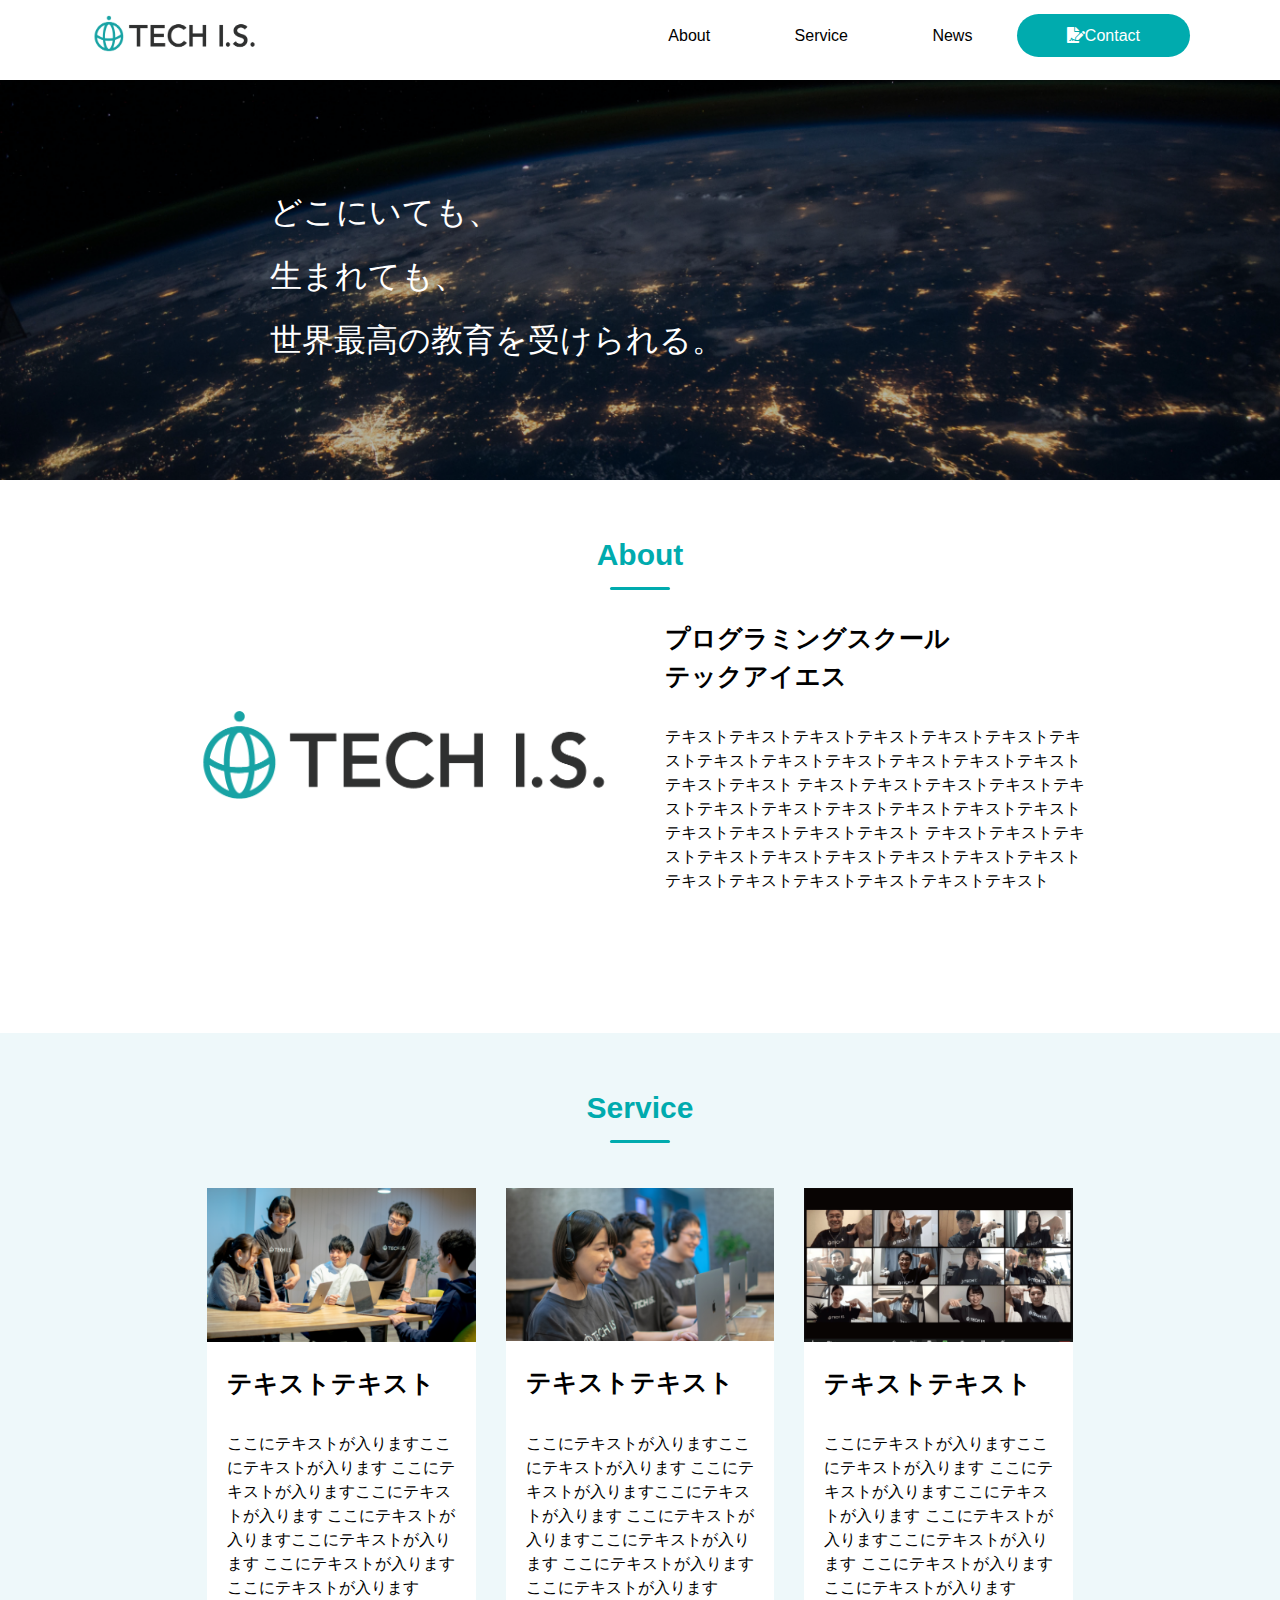
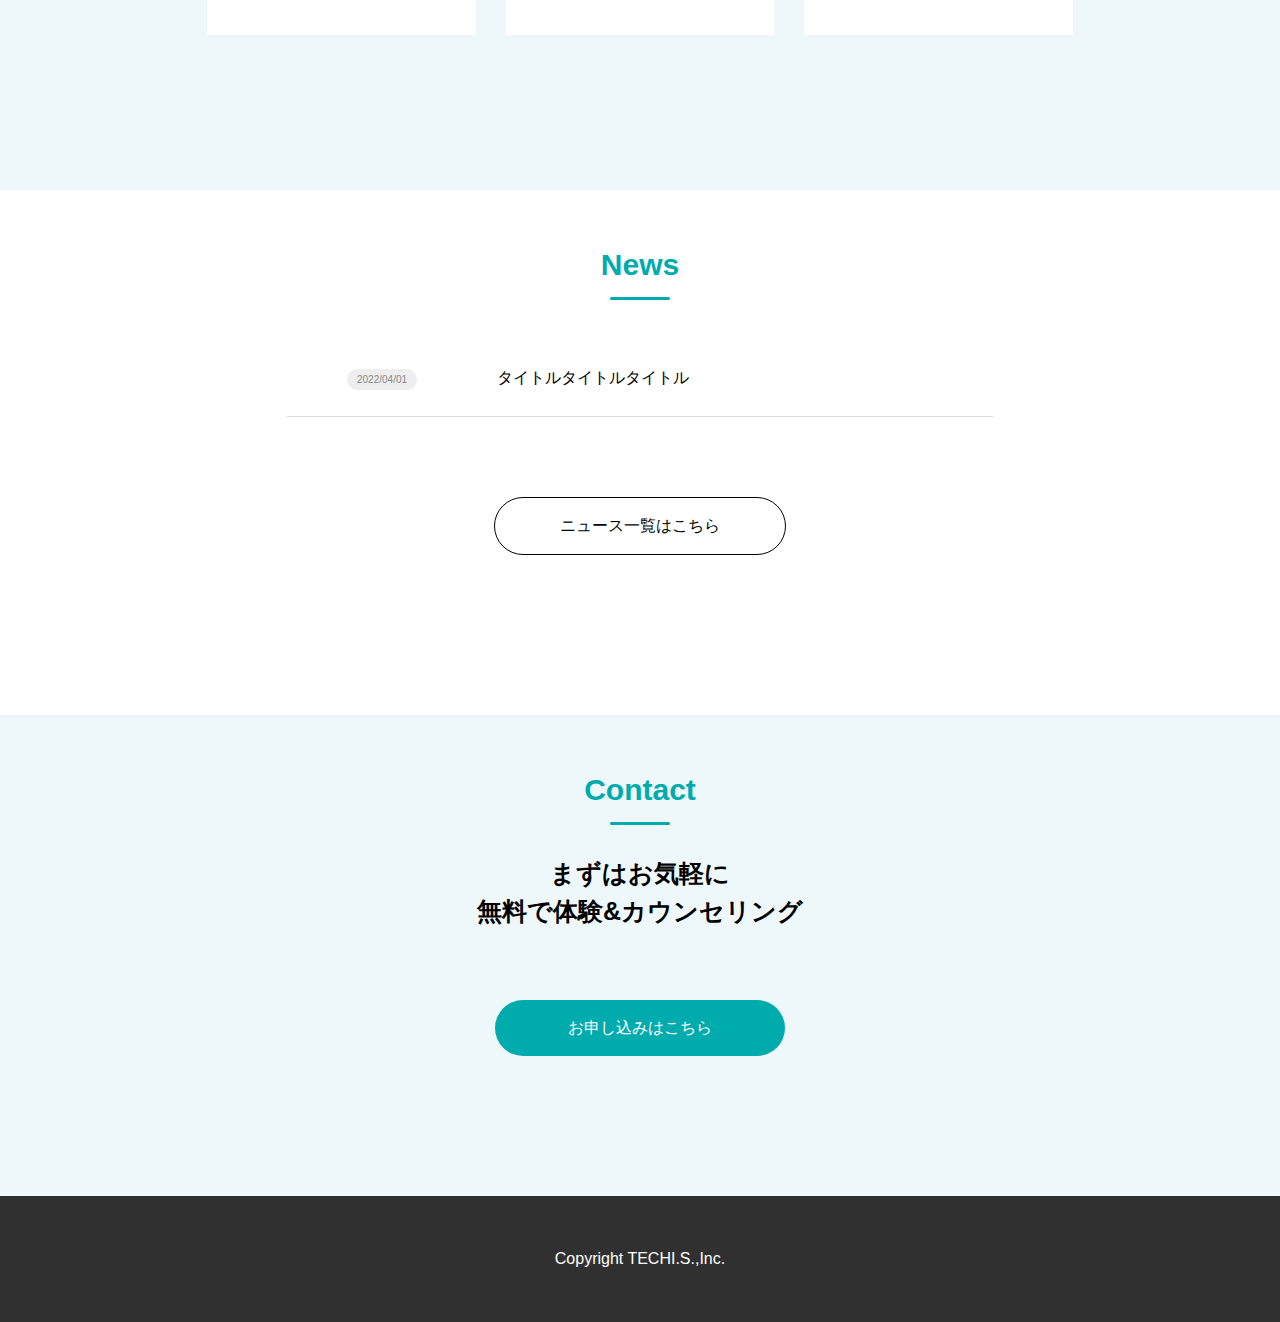
<file: index.html>
<!DOCTYPE html>
<html lang="ja">
<head>
    <meta charset="UTF-8">
    <meta name="viewport" content="width=device-width, initial-scale=1.0">
    <title>模写上級</title>
    <link rel="stylesheet" href="CSS/reset.css">
    <link rel="stylesheet" href="CSS/style.css">
    <link rel="stylesheet" 	href="https://use.fontawesome.com/releases/v5.15.1/css/all.css">
</head>
<body>
    <!-- header -->
    <header class="header">
            <div class="header-inner">
                <div class="header-logo"><a href="#"><img src="img/logo.png" alt="ヘッダーロゴ"></a></div>
                <ul class="header-nav">
                    <li class="header-nav-about"><a href="">About</a></li>
                    <li class="header-nav-service"><a href="">Service</a></li>
                    <li class="header-nav-news"><a href="">News</a></li>
                    <li class="header-nav-contact"><a href=""><i class="fas fa-file-signature"></i>Contact</a></li>
                </ul>
                <!-- ハンバーガーボタン -->
                    <div id="btn" class="hamburger_btn">
                        <i class="fas fa-bars"></i>
                    </div>
                    <ul id="menu" class="menu-sp">
                        <li class="header-nav-about"><a href="#">About</a></li>
                        <li class="header-nav-service"></li>><a href="#">Service</a></li>
                        <li class="header-nav-news"><a href="#">News</a></li>
                        <li class="header-nav-contact"><a href="#"><i class="fas fa-file-signature"></i>Contact</a></li>
                    </ul>
                    <!-- モーダルウィンドウ  -->
                    <div id="modal" class="modal-sp"></div>
            </div>
    </header>

    <!-- mv -->
    <section class="mv">
        <div class="mv-content">
            <p class="mv-text">どこにいても、<br>生まれても、<br>世界最高の教育を受けられる。</p>
            <picture class="mv-img"><img src="img/top1.png" alt="メインビジュアル"></picture>
        </div>
    </section>

    <!-- about -->
    <section class="about">
        <div class="common-wrapper">
            <h2>About</h2>
            <div class="about-block">
                <picture class="about-block-img"><img src="img/logo.png" alt="ロゴ"></picture>
                <div class="about-block-text">
                    <h3>プログラミングスクール<br>テックアイエス</h3>
                    <p>テキストテキストテキストテキストテキストテキストテキストテキストテキストテキストテキストテキストテキストテキストテキスト テキストテキストテキストテキストテキストテキストテキストテキストテキストテキストテキストテキストテキストテキストテキスト テキストテキストテキストテキストテキストテキストテキストテキストテキストテキストテキストテキストテキストテキストテキスト</p>
                </div>
            </div>
        </div>
    </section>

    <!-- service -->
    <section class="service">
        <div class="common-wrapper">
            <h2>Service</h2>
            <div class="service-contents">
                <div class="service-block">
                    <picture><img src="img/service1.png" alt="サービス1画像"></picture>
                    <div class="service-block-text">
                        <h3>テキストテキスト</h3>
                        <p>ここにテキストが入りますここにテキストが入ります ここにテキストが入りますここにテキストが入ります ここにテキストが入りますここにテキストが入ります ここにテキストが入りますここにテキストが入ります</p>
                    </div>
                </div>
                <div class="service-block">
                    <picture><img src="img/service2.png" alt="サービス2画像"></picture>
                    <div class="service-block-text">
                        <h3>テキストテキスト</h3>
                        <p>ここにテキストが入りますここにテキストが入ります ここにテキストが入りますここにテキストが入ります ここにテキストが入りますここにテキストが入ります ここにテキストが入りますここにテキストが入ります</p>
                    </div>
                </div>
                <div class="service-block">
                    <picture><img src="img/service3.png" alt="サービス3画像"></picture>
                    <div class="service-block-text">
                        <h3>テキストテキスト</h3>
                        <p>ここにテキストが入りますここにテキストが入ります ここにテキストが入りますここにテキストが入ります ここにテキストが入りますここにテキストが入ります ここにテキストが入りますここにテキストが入ります</p>
                    </div>
                </div>
            </div>
        </div>
    </section>

    <!-- news -->
    <section class="news">
        <div class="common-wrapper">
            <h2>News</h2>
            <div class="news-block">
                <div class="news-block-text">
                    <a href=""><span class="news-block-date">2022/04/01</span><span class="news-block-title">タイトルタイトルタイトル</span></a>
                </div>
                <div class="news-block-btn"><a href="/Applications/MAMP/htdocs/mosha-jokyu/archive.html">ニュース一覧はこちら</a></div>
            </div>
        </div>
    </section>

    <!-- contact -->
    <section class="contact">
        <div class="common-wrapper">
            <h2>Contact</h2>
            <div class="contact-block">
                <h3>まずはお気軽に<br>無料で体験&カウンセリング</h3>
                <div class="contact-btn"><a href="">お申し込みはこちら</a></div>
            </div>
        </div>

    </section>

    <!-- footer -->
    <footer class="footer">
        <p>Copyright TECHI.S.,Inc.</p>
    </footer>  
    
    <script src="./hamburger.js"></script>
</body>
</html>
</file>
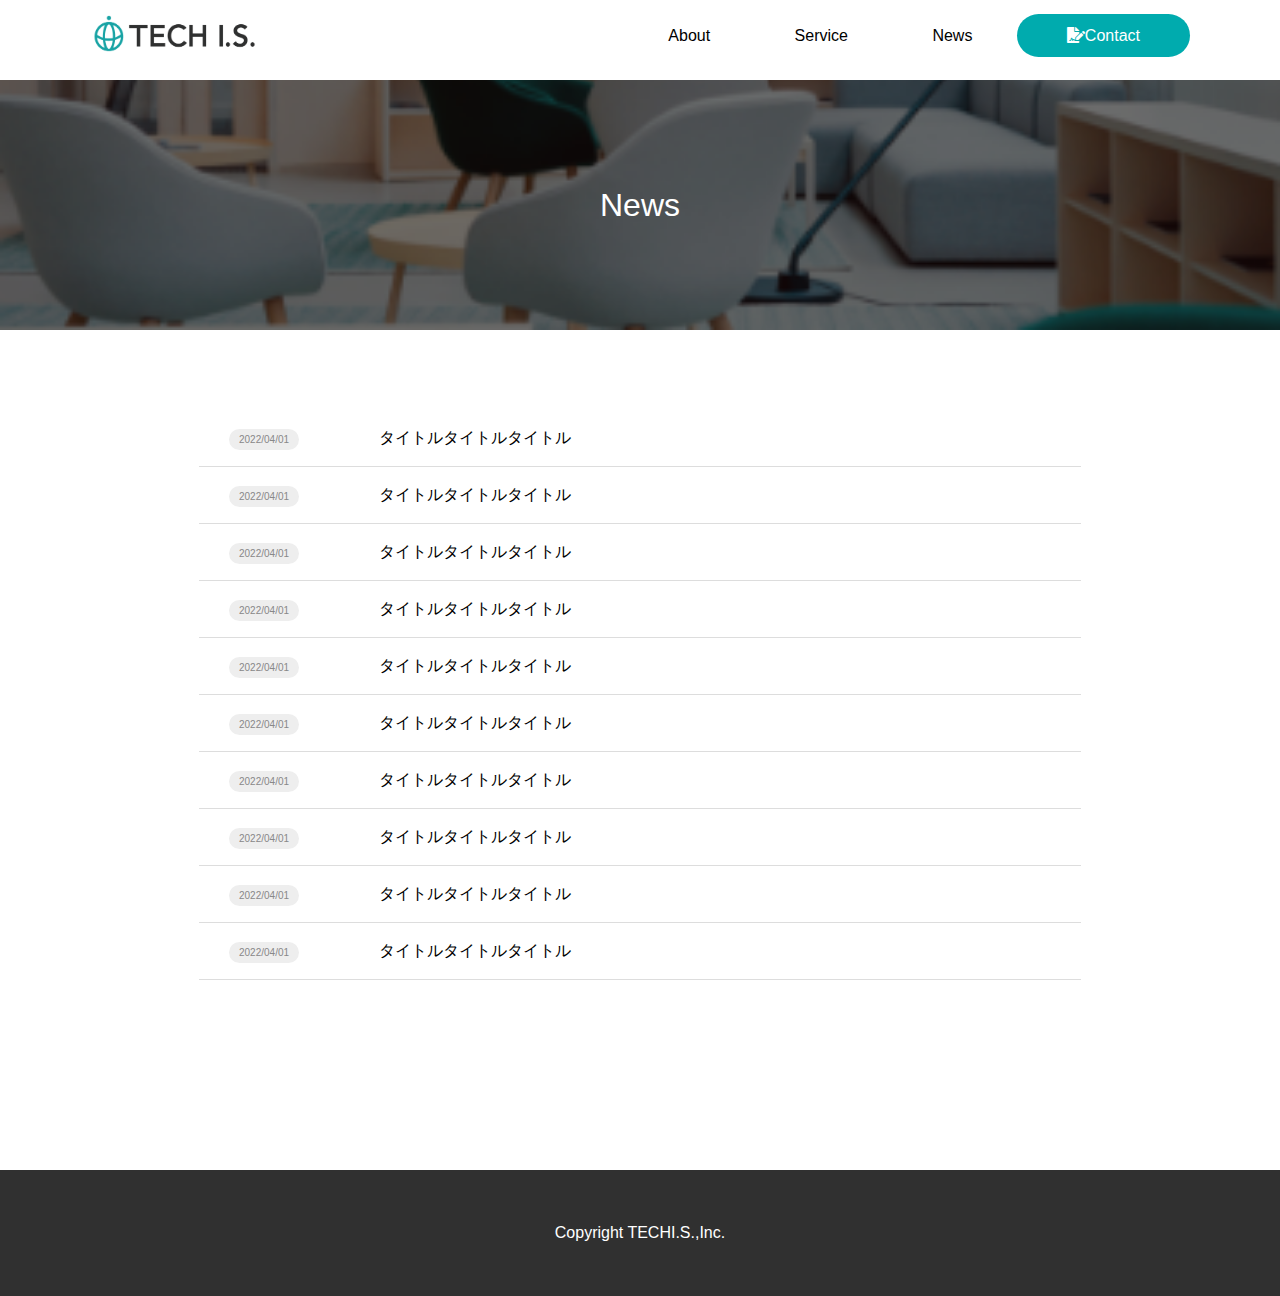
<file: archive.html>
<!DOCTYPE html>
<html lang="ja">
<head>
    <meta charset="UTF-8">
    <meta name="viewport" content="width=device-width, initial-scale=1.0">
    <title>ニュース一覧</title>
    <link rel="stylesheet" href="CSS/reset.css">
    <link rel="stylesheet" href="CSS/style_archive.css">
    <link rel="stylesheet" 	href="https://use.fontawesome.com/releases/v5.15.1/css/all.css">
</head>
<body>
    <!-- header -->
    <header class="header">
        <div class="header-inner">
            <div class="header-logo"><a href="#"><img src="img/logo.png" alt="ヘッダーロゴ"></a></div>
            <ul class="header-nav">
                <li class="header-nav-about"><a href="">About</a></li>
                <li class="header-nav-service"><a href="">Service</a></li>
                <li class="header-nav-news"><a href="">News</a></li>
                <li class="header-nav-contact"><a href=""><i class="fas fa-file-signature"></i>Contact</a></li>
            </ul>
            <!-- ハンバーガーボタン -->
                <div id="btn" class="hamburger_btn">
                    <i class="fas fa-bars"></i>
                </div>
                <ul id="menu" class="menu-sp">
                    <li class="header-nav-about"><a href="#">About</a></li>
                    <li class="header-nav-service"><a href="#">Service</a></li>
                    <li class="header-nav-news"><a href="#">News</a></li>
                    <li class="header-nav-contact"><a href="#"><i class="fas fa-file-signature"></i>Contact</a></li>
                </ul>
                <!-- モーダルウィンドウ  -->
                <div id="modal" class="modal-sp"></div>
        </div>
</header>

    <!-- mv -->
    <section class="mv">
        <div class="mv-content">
            <p class="mv-text">News</p>
            <picture class="mv-img"><img src="img/contact_page.png" alt="ニュース一覧"></picture>
        </div>
    </section>

    <!-- news -->
    <section class="news">
        <div class="common-wrapper">
            <div class="news-block">
                <div class="news-block-text">
                    <div class="news-block-list"><a href=""><span class="news-block-date">2022/04/01</span><span class="news-block-title">タイトルタイトルタイトル</span></a></div>
                    <div class="news-block-list"><a href=""><span class="news-block-date">2022/04/01</span><span class="news-block-title">タイトルタイトルタイトル</span></a></div>
                    <div class="news-block-list"><a href=""><span class="news-block-date">2022/04/01</span><span class="news-block-title">タイトルタイトルタイトル</span></a></div>
                    <div class="news-block-list"><a href=""><span class="news-block-date">2022/04/01</span><span class="news-block-title">タイトルタイトルタイトル</span></a></div>
                    <div class="news-block-list"><a href=""><span class="news-block-date">2022/04/01</span><span class="news-block-title">タイトルタイトルタイトル</span></a></div>
                    <div class="news-block-list"><a href=""><span class="news-block-date">2022/04/01</span><span class="news-block-title">タイトルタイトルタイトル</span></a></div>
                    <div class="news-block-list"><a href=""><span class="news-block-date">2022/04/01</span><span class="news-block-title">タイトルタイトルタイトル</span></a></div>
                    <div class="news-block-list"><a href=""><span class="news-block-date">2022/04/01</span><span class="news-block-title">タイトルタイトルタイトル</span></a></div>
                    <div class="news-block-list"><a href=""><span class="news-block-date">2022/04/01</span><span class="news-block-title">タイトルタイトルタイトル</span></a></div>
                    <div class="news-block-list"><a href=""><span class="news-block-date">2022/04/01</span><span class="news-block-title">タイトルタイトルタイトル</span></a></div>
                </div>
            </div>
        </div>
    </section>

    <!-- footer -->
    <footer class="footer">
        <p>Copyright TECHI.S.,Inc.</p>
    </footer>

    <script src="./hamburger.js"></script>
</body>
</html>
</file>
<file: CSS/style.css>
@charset "UTF-8";

body{
    font-family: "Noto Sans JP", sans-serif;
}

/* common */
.common-wrapper{
    margin:10px 15% 90px 15%;
}

.common-wrapper a{
    font-size: 16px;
}

.common-wrapper h2{
    color: #00ABAE;
    text-align: center;
    font-size: 30px;
    margin: 0px 0 50px 0;
    position: relative;
}

.common-wrapper h2::before{
    position: absolute;
    content: "";
    width: 60px;
    height: 3px;
    border-radius:5px;
    background-color:  #00ABAE;
    bottom: -20px;
    left: 50%;
    transform:translate(-50%);
}


.common-wrapper h3{
    font-size: 25px;
    margin-bottom: 30px;
    line-height: 1.5;
}

.common-wrapper p {
    line-height:1.5;
}

/* header */
.header-inner{
    display: flex;
    justify-content: space-between;
    align-items: center;
    max-width: 1100px;
    height: 70px;
    margin: auto;
}

.header-logo{
    width: 200px;
}

.header-logo img{
    width: 100%
}

.header-nav{
    width:100%;
    text-align: right;
}

.header-nav-about{
    display: inline-block;
    padding: 0 40px;
}

.header-nav-service{
    display: inline-block;
    padding: 0 40px;
}

.header-nav-news{
    display: inline-block;
    padding: 0 40px;
}

.header-nav-contact{
    display: inline-block;
}

.header-nav-contact a{
    padding: 13px 50px;
    border-radius: 40px;
    color:white;
    background-color: #00ABAE;
}

.hamburger_btn{
    display: none;
}

.menu-sp{
    display: none;
}

.modal-sp{
    display: none;
}

/* mv */
.mv-content{
    position: relative;
    margin-top: 10px;
    height: 400px
}

.mv-text{
    margin-left: 270px;
    font-size: 32px;
    color: white;
    line-height: 2;
    display: float;
    position: absolute;
    top: 100px;
}

.mv-img img{
    width: 100%;
    height: 100%;
    object-fit: cover;
}

/* about */
.about{
    padding:50px 0;
}

.about-block{
    display: flex;
    align-items: center;
}

.about-block-img{
    display:inline-block;
    width: 50%;
    object-fit: cover;
}

.about-block-img img{
    width: 100%;
}

.about-block-text{
    display:inline-block;
    padding-left:50px;
    width: 50%;
    line-height:1.5;
}

/* service */
.service{
    background-color: #EEF8FA;
    padding:50px 0;
}

.service-contents{
    display: flex;
}

.service-block{
    width: 33%;
    background-color: white;
    margin:15px;
}

.service-contents img{
    width: 100%;
}

.service-block-text{
    padding: 20px 20px 35px 20px;
}

/* news */
.news{
    padding:50px ;
}

.news-block{
    text-align: center;
}

.news-block-text{
    display: flex;
    align-items: center;
    padding: 30px;
    margin: 60px;
    text-align: left;
    border-bottom: 1px solid #DDDDDD;
}

.news-block-date{
    background-color:#EEEEEE;
    padding: 5px 10px;
    border-radius: 100px; 
    font-size: 10px;
    color: #888888;
    margin-left: 30px;
    margin-right: 80px
}

.news-block-btn{
    display: inline-block;
    padding: 20px ;
}
.news-block-btn a{
    display: block;
    border: 1px solid ;
    padding: 20px ;
    width: 250px;
    border-radius: 50px;
}

/* contact */
.contact{
    padding:50px ;
    background-color: #EEF8FA;
}

.contact-block{
    text-align: center;
}

.contact-btn{
    display: inline-block;
    margin-top: 40px;
}

.contact-btn a{
    display: block;
    background-color: #00ABAE;
    padding: 20px ;
    width: 250px;
    border-radius: 50px;
    color: white;
}


/* footer */
.footer{
    text-align: center;
    background-color:#303030;
    color: white;
    padding: 55px
}

/* レスポンシブ */
@media screen and (max-width:800px){
    /* common-mv */
    .common-wrapper{
        margin:10px 5% 30px 5%;
    }
    
    /* header-mob */
    .header-logo{
        width: 170px;
        margin-left: 25px;
    }
    
    .header-logo img{
        width: 100%
    }
    
    .header-nav{
        display: none;
    }
    /* ハンバーガーボタン */
    .hamburger_btn{
        display: block;
        margin:8%;
        color: #00ABAE;
    }

    .add-menu-sp{
        position: fixed; 
       top: 0;
       right: 0;
       background-color: #ffffffdd;
       display: block; 
       width: 70%;
       height: 100vh;
       padding: 20px 0;
       z-index: 2;
    }
    
    .add-menu-sp li{
        font-weight: bold;
        margin: 50px auto;
        text-align: center;
    }

    .add-modal-sp{
        position: fixed; 
        top: 0;
        left: 0;
        width: 100%;
       height: 100vh;
       display: block; 
       background-color: #000000aa;
       z-index: 1; 
    }

    .header-nav-about{
    display: block;
    }

    .header-nav-service{
    display: block;
    }
    
    .header-nav-news{
    display: block;
    }
    
    .header-nav-contact{
    display: block;
    }

    /* mv-mob */
    .mv-content{
        margin-top: 5px;
        height: 400px;
    }
    
    .mv-text{
        margin-left: 25px;
        font-size: 22px;
        line-height: 4;
        top: 60px;
    }
    /* about */
    .about{
        padding:50px 0;
    }

    .about-block{
        display: block;
    }

    .about-block-img{
        width: 100%;
    }
    
    .about-block-img img{
        width: 100%;
    }

    .about-block-text{
        padding: 50px 0px 0px 0px;
        width: 100%;
    }
    /* service-mob */
    .service{
        padding:50px 0;
    }
    
    .service-contents{
        display: block;
    }
    
    .service-block{
        width: 100%;
        margin:0px;
    }
    
    .service-block-text{
        padding: 30px 10px 35px 10px;
    }

        .service-block-text h3{
            text-align:center;
    }

    /* news-mob */
    .news{
        padding:50px 0 ;
    }
    
    .news-block{
        text-align: center;
    }
    
    .news-block-text{
        padding: 20px;
        margin: 0px;
    }
    
    .news-block-date{
        width: 50px;
        display: block;
        padding: 8px 10px;
        margin: 10px 0px ;
        border-radius: 80px; 
        font-size: 10px;
    }

    /* contact-mob */
    .contact{
        padding:50px 0;
    }
    
}
</file>
<file: CSS/style_archive.css>
@charset "UTF-8";

body{
    font-family: "Noto Sans JP", sans-serif;
}

/* common */
.common-wrapper{
    margin:0 5% 90px 5%;
}

.common-wrapper a{
    font-size: 16px;
}

/* header */
.header-inner{
    display: flex;
    justify-content: space-between;
    align-items: center;
    max-width: 1100px;
    height: 70px;
    margin: auto;
}

.header-logo{
    width: 200px;
}

.header-logo img{
    width: 100%
}

.header-nav{
    width:100%;
    text-align: right;
}

.header-nav-about{
    display: inline-block;
    padding: 0 40px;
}

.header-nav-service{
    display: inline-block;
    padding: 0 40px;
}

.header-nav-news{
    display: inline-block;
    padding: 0 40px;
}

.header-nav-contact{
    display: inline-block;
}

.header-nav-contact a{
    padding: 13px 50px;
    border-radius: 40px;
    color:white;
    background-color: #00ABAE;
}

.hamburger_btn{
    display: none;
}

.menu-sp{
    display: none;
}

.modal-sp{
    display: none;
}

/* mv */
.mv-content{
    position: relative;
    margin-top: 10px;
    height: 250px
}

.mv-text{
    font-size: 32px;
    color: white;
    position: absolute;
    top: 50%;
    left: 50%;
    transform: translate(-50%,-50%);
}

.mv-img{

}

.mv-img img{
    width: 100%;
    height: 100%;
    object-fit: cover;
    object-position: bottom;
}

/* news */
.news{
    padding:50px ;
}

.news-block{
    text-align: center;
}

.news-block-text{
    display: block;
    align-items: center;
    padding: 30px;
    margin: 0 60px;
    text-align: left;
}

.news-block-list {
    padding-bottom: 20px;
    border-bottom: 1px solid #DDDDDD;
    margin: 20px 0; 
}
.news-block-date{
    background-color:#EEEEEE;
    padding: 5px 10px;
    border-radius: 100px; 
    font-size: 10px;
    color: #888888;
    margin-left: 30px;
    margin-right: 80px
}


/* footer */
.footer{
    text-align: center;
    background-color:#303030;
    color: white;
    padding: 55px
}

@media screen and (max-width:800px){
    /* common-mv */
    .common-wrapper{
        margin:10px 5% 30px 5%;
    }
    
    /* header-mob */
    .header-logo{
        width: 170px;
        margin-left: 25px;
    }
    
    .header-logo img{
        width: 100%
    }
    
    .header-nav{
        display: none;
    }
    /* ハンバーガーボタン */
    .hamburger_btn{
        display: block;
        margin:8%;
        color: #00ABAE;
    }

    .add-menu-sp{
       position: fixed; 
       top: 0;
       right: 0;
       background-color: #ffffffdd;
       display: block; 
       width: 70%;
       height: 100vh;
       padding: 20px 0;
       z-index: 2;
    }
    
    .add-menu-sp li{
        margin: 50px auto;
        text-align: center;
    }

    .add-modal-sp{
        position: fixed; 
        top: 0;
        left: 0;
        width: 100%;
       height: 100vh;
       display: block; 
       background-color: #000000aa;
       z-index: 1; 
    }

    .header-nav-about{
    display: block;
    }

    .header-nav-service{
    display: block;
    }
    
    .header-nav-news{
    display: block;
    }
    
    .header-nav-contact{
    display: block;
    }

    /* news-mob */
    .news{
        padding:30px 0 0 0 ;
    }
    
    .news-block{
        text-align: center;
    }
    
    .news-block-text{
        padding: 0px;
        margin: 0px;
    }
    
    .news-block-list {
        padding-bottom: 20px;
        margin: 60px 0; 
    }
    .news-block-date{
        padding: 5px 15px;
        margin-left: 0px;
    }
    .news-block-title {
        display: block;
        margin-top: 35px;
    }



}
</file>
